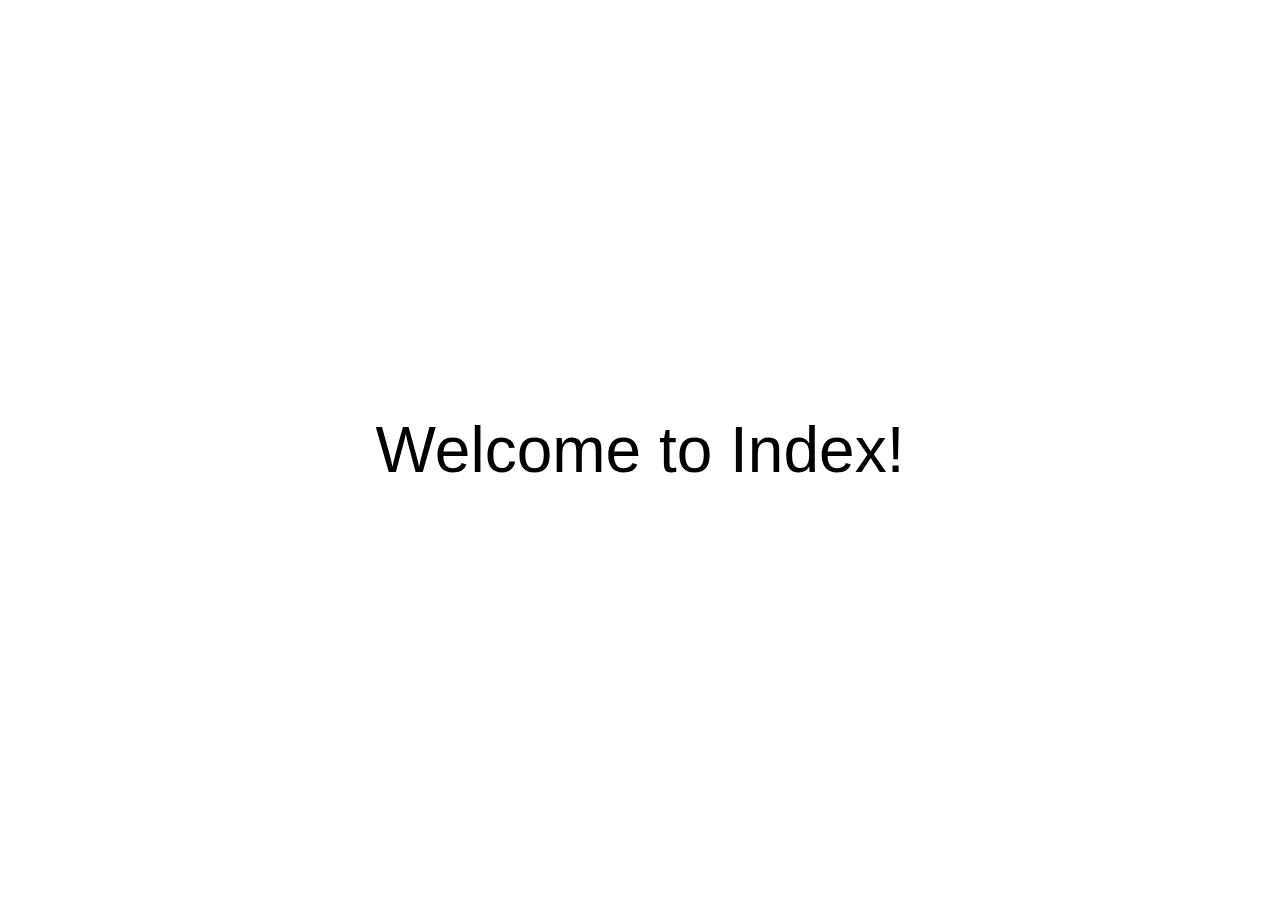
<file: Index.html>
<!DOCTYPE html>
<html lang="en">
<head>
    <meta charset="UTF-8">
    <title>Index</title>
    <style>
        body {
            height: 100vh;
            font-family: verdana, sans-serif; 
            padding: 0; 
            margin: 0; 
            display: flex; 
            justify-content: center; 
            align-items: center; 
        }
        
        div {
            color: #000; 
            font-size: 400%; 
        }
    </style>
</head>
<body>
    <div>
        Welcome to Index!
    </div>
</body>
</html>
</file>
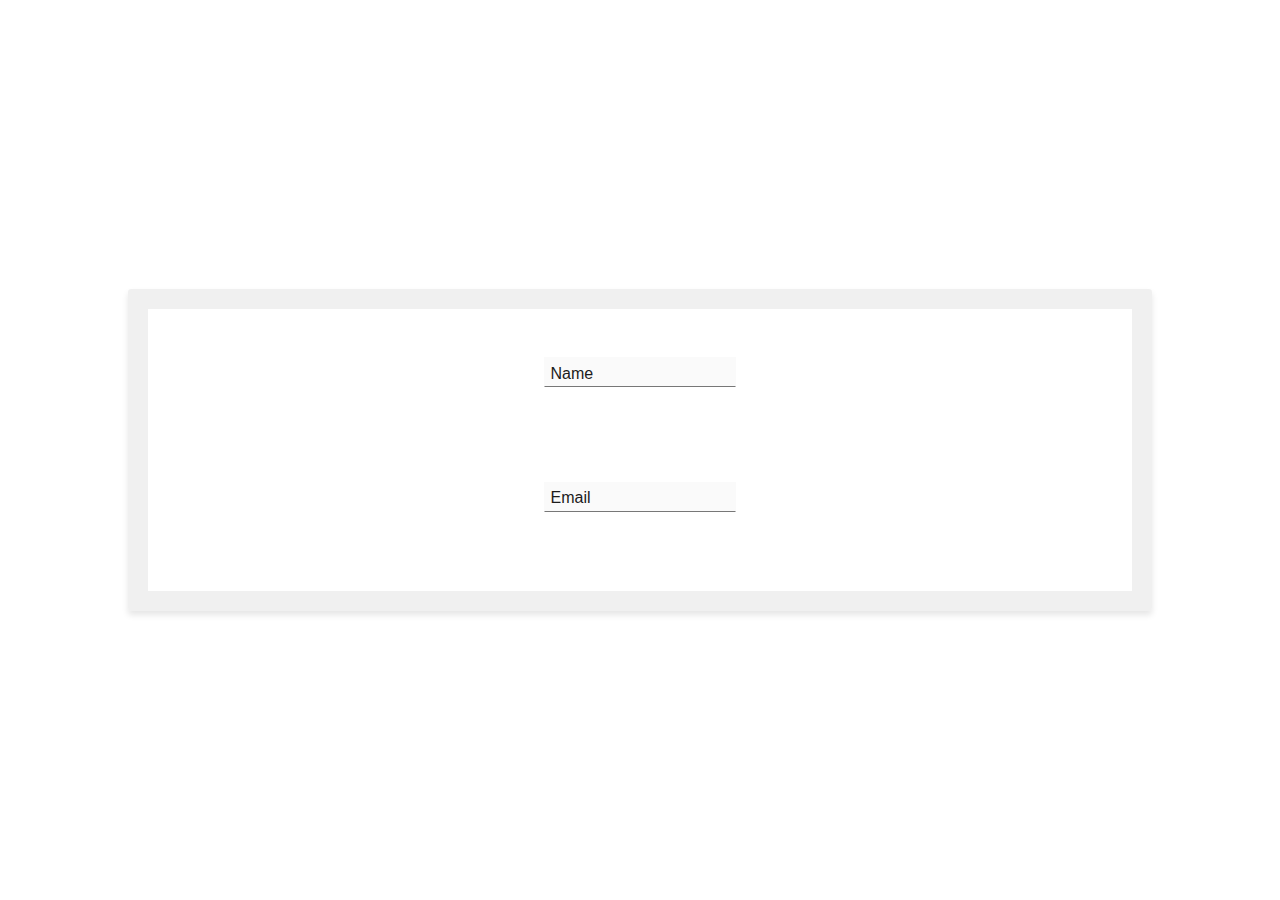
<file: Animated-Input.html>
<!DOCTYPE html>
<html lang="en">
<head>
    <meta charset="UTF-8">
    <title>Animated Input Form</title>
    <link rel="stylesheet" href="Animated-Input.css">
</head>
<body>
    
<div class="container">
    
<form>    
    <div class="form-group">
        <input type="text" placeholder="Name" class="form-control">
        <label for="text" class="form-label">Name</label>
    </div>
    
    <div class="form-group">
        <input type="email" placeholder="Email" class="form-control">
        <label for="email" class="form-label">Email</label>
    </div>
</form>    
    
    
</div>
    
    
</body>
</html>
</file>
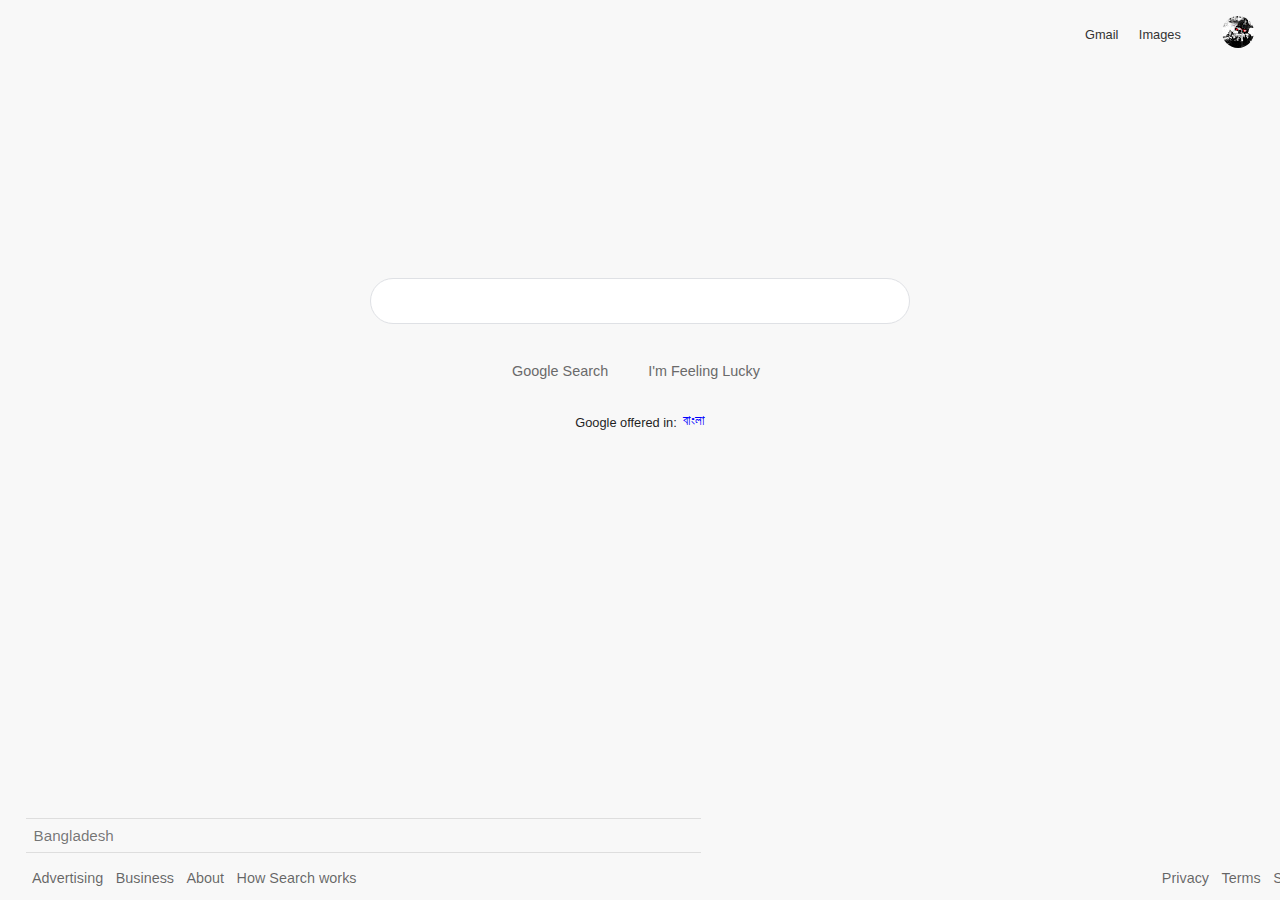
<file: Google.html>
<!DOCTYPE html>
<html lang="en">
<head>
    <meta name="viewport" content="width=device-width, initial-scale=1.0">
    <meta charset="UTF-8">
    <link rel="stylesheet" href="https://cdnjs.cloudflare.com/ajax/libs/font-awesome/5.15.1/css/all.min.css" integrity="sha512-+4zCK9k+qNFUR5X+cKL9EIR+ZOhtIloNl9GIKS57V1MyNsYpYcUrUeQc9vNfzsWfV28IaLL3i96P9sdNyeRssA==" crossorigin="anonymous" />
    <link rel="stylesheet" href="Google.css">
    <link rel="icon" href="Image/google-meta-icon.png" type="image">
    <title>Google</title>
</head>
<body>

<header>
    <ul>
        <li><a href="#">Gmail</a></li>
        <li><a href="#">Images</a></li>
        <li><a href="#"><i class="fas fa-square"></i></a></li>
        <li><a href="#"><img src="Image/google-profile.jpg" alt=""></a></li>
    </ul>
</header>

<div class="hero"></div>
<div class="container">
    <label>
        <i class="fas fa-search"></i>
        <input type="text">
        <i class="fas fa-microphone"></i>
    </label>
</div>

<div class="suggestion">
    <a href="#">Google Search</a>
    <a href="#">I'm Feeling Lucky</a>
</div>

<div class="offer">
    Google offered in:<p>বাংলা </p>
</div>

<footer>
    <div class="bd">
        <p>Bangladesh</p>
    </div>

    <div class="footer-1">
        <a href="#">Privacy</a>
        <a href="#">Terms</a>
        <a href="#">Settings</a>
    </div>

    <div class="footer-2">
        <a href="#">Advertising</a>
        <a href="#">Business</a>
        <a href="#">About</a>
        <a href="#">How Search works</a>
    </div>
</footer>

</body>
</html>
</file>
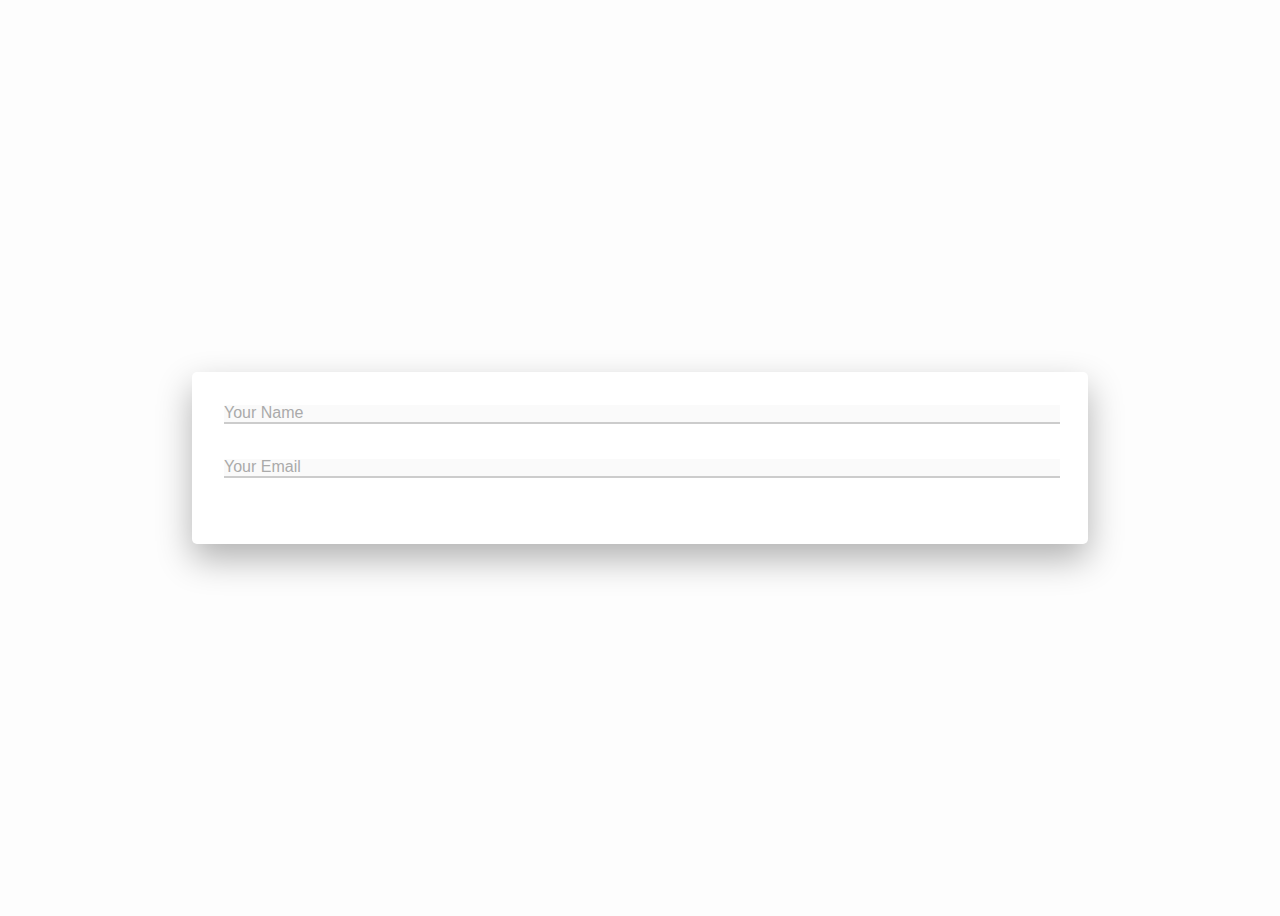
<file: Input.html>
<!DOCTYPE html>
<html lang="en">
<head>
    <meta charset="UTF-8">
    <title>Input</title>
    <link rel="stylesheet" href="Input.css">
</head>
<body>

<div class="container">
    <form>
        <div class="form-group">
            <input type="text" class="form-control" placeholder="Jane Doe">
            <label for="name" class="form-label">Your Name</label>
        </div>
        <div class="form-group">
            <input type="email" class="form-control" placeholder="jane@email.com">
            <label for="email" class="form-label">Your Email</label>
        </div>
    </form>
</div>
        
</body>
</html>
</file>
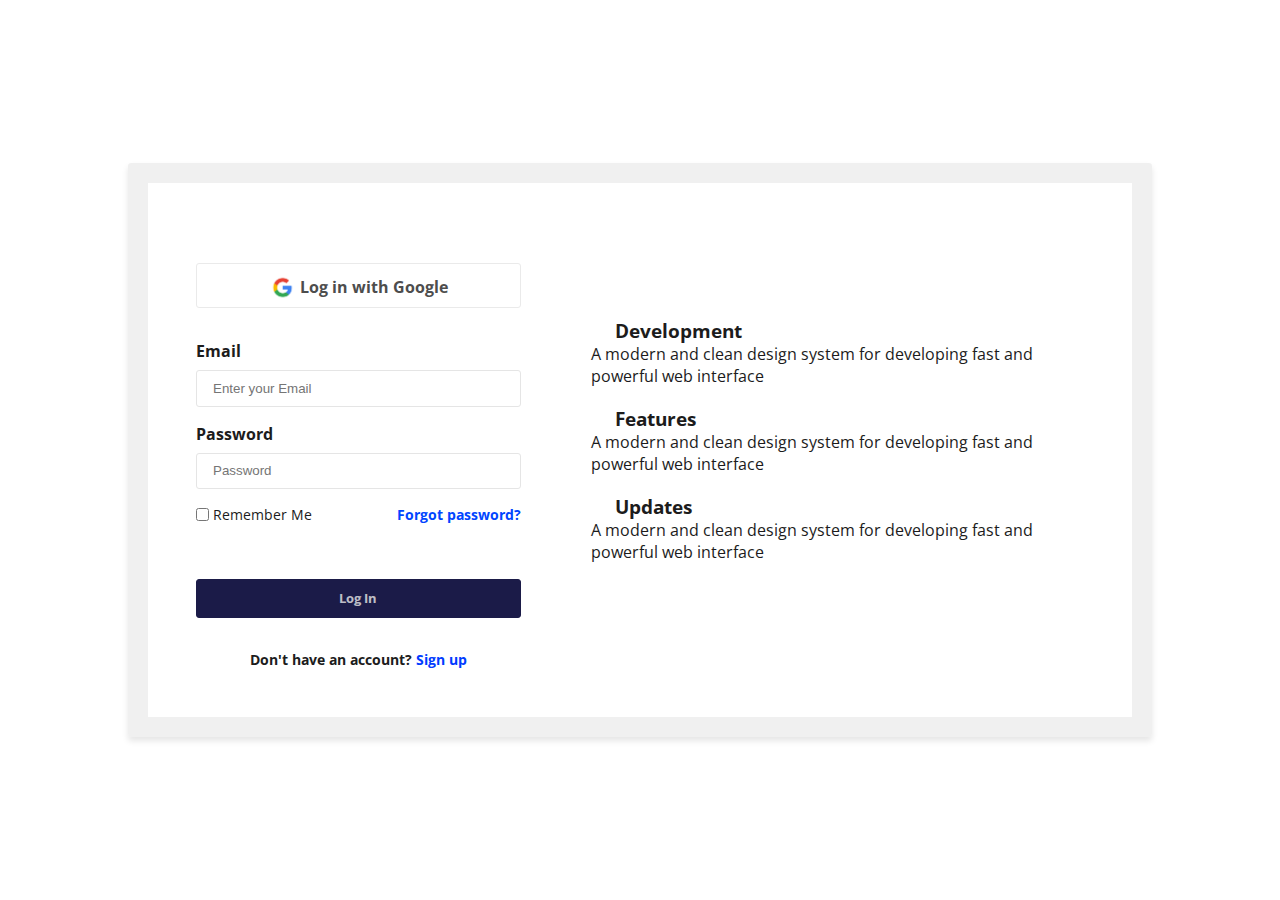
<file: Login-form.html>
<!DOCTYPE html>
<html lang="en">
<head>
    <meta charset="UTF-8">
    <link rel="stylesheet" href="https://cdnjs.cloudflare.com/ajax/libs/font-awesome/5.15.1/css/all.min.css" integrity="sha512-+4zCK9k+qNFUR5X+cKL9EIR+ZOhtIloNl9GIKS57V1MyNsYpYcUrUeQc9vNfzsWfV28IaLL3i96P9sdNyeRssA==" crossorigin="anonymous"/>
    <link rel="icon" href="Image/circle-icon.png">
    <link rel="stylesheet" href="Login-form.css">
    <title>Login</title>
</head>
<body>

<div class="container">
    <form>
        <div class="btn btn-ghost">
            <img src="Image/Icons/google-meta-icon.png">
            Log in with Google
        </div>
        
        <label> Email </label>
        <input type="text" placeholder="Enter your Email">
        
        
        <label>Password </label>
        <input type="password" placeholder="Password">

        <div class="checkbox-container">
          <label> <input type="checkbox"> 
          Remember Me</label> 
           <a href="#">Forgot password?</a>
        </div>
        
        <button class="btn">
            Log In
        </button>
        
        <div class="sign-up">
            Don't have an account? <span>Sign up</span>
        </div>
    </form>
    
    
    <div class="features">
        <div class="feature">
            <i class="fas fa-code"></i>
            <h3>Development</h3>
            <p>A modern and clean design system for developing fast and powerful web interface</p>
        </div>
        
        <div class="feature">
            <i class="fas fa-gift"></i>
            <h3>Features</h3>
            <p>A modern and clean design system for developing fast and powerful web interface</p>
        </div>
        
        <div class="feature">
            <i class="fas fa-sync"></i>
            <h3>Updates</h3>
            <p>A modern and clean design system for developing fast and powerful web interface</p>
        </div>
    </div>
</div> 
    
</body>
</html>
</file>
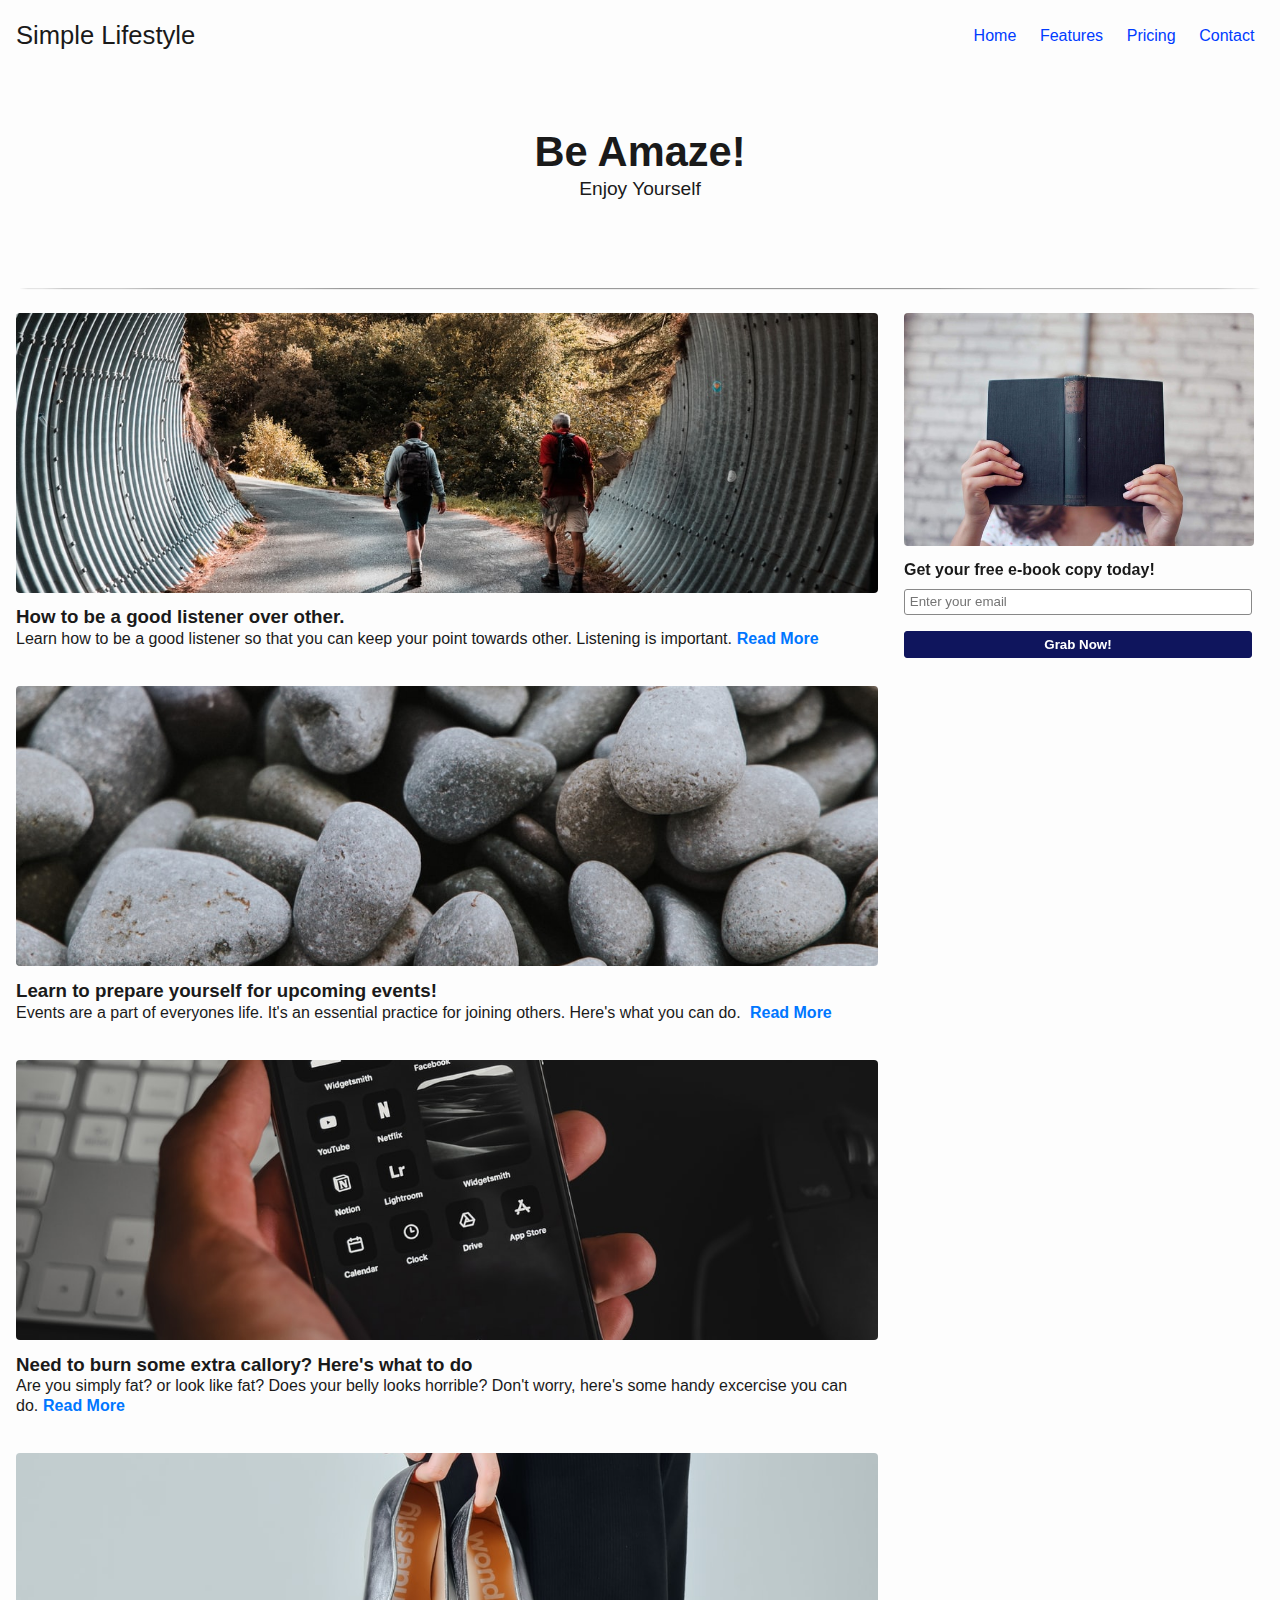
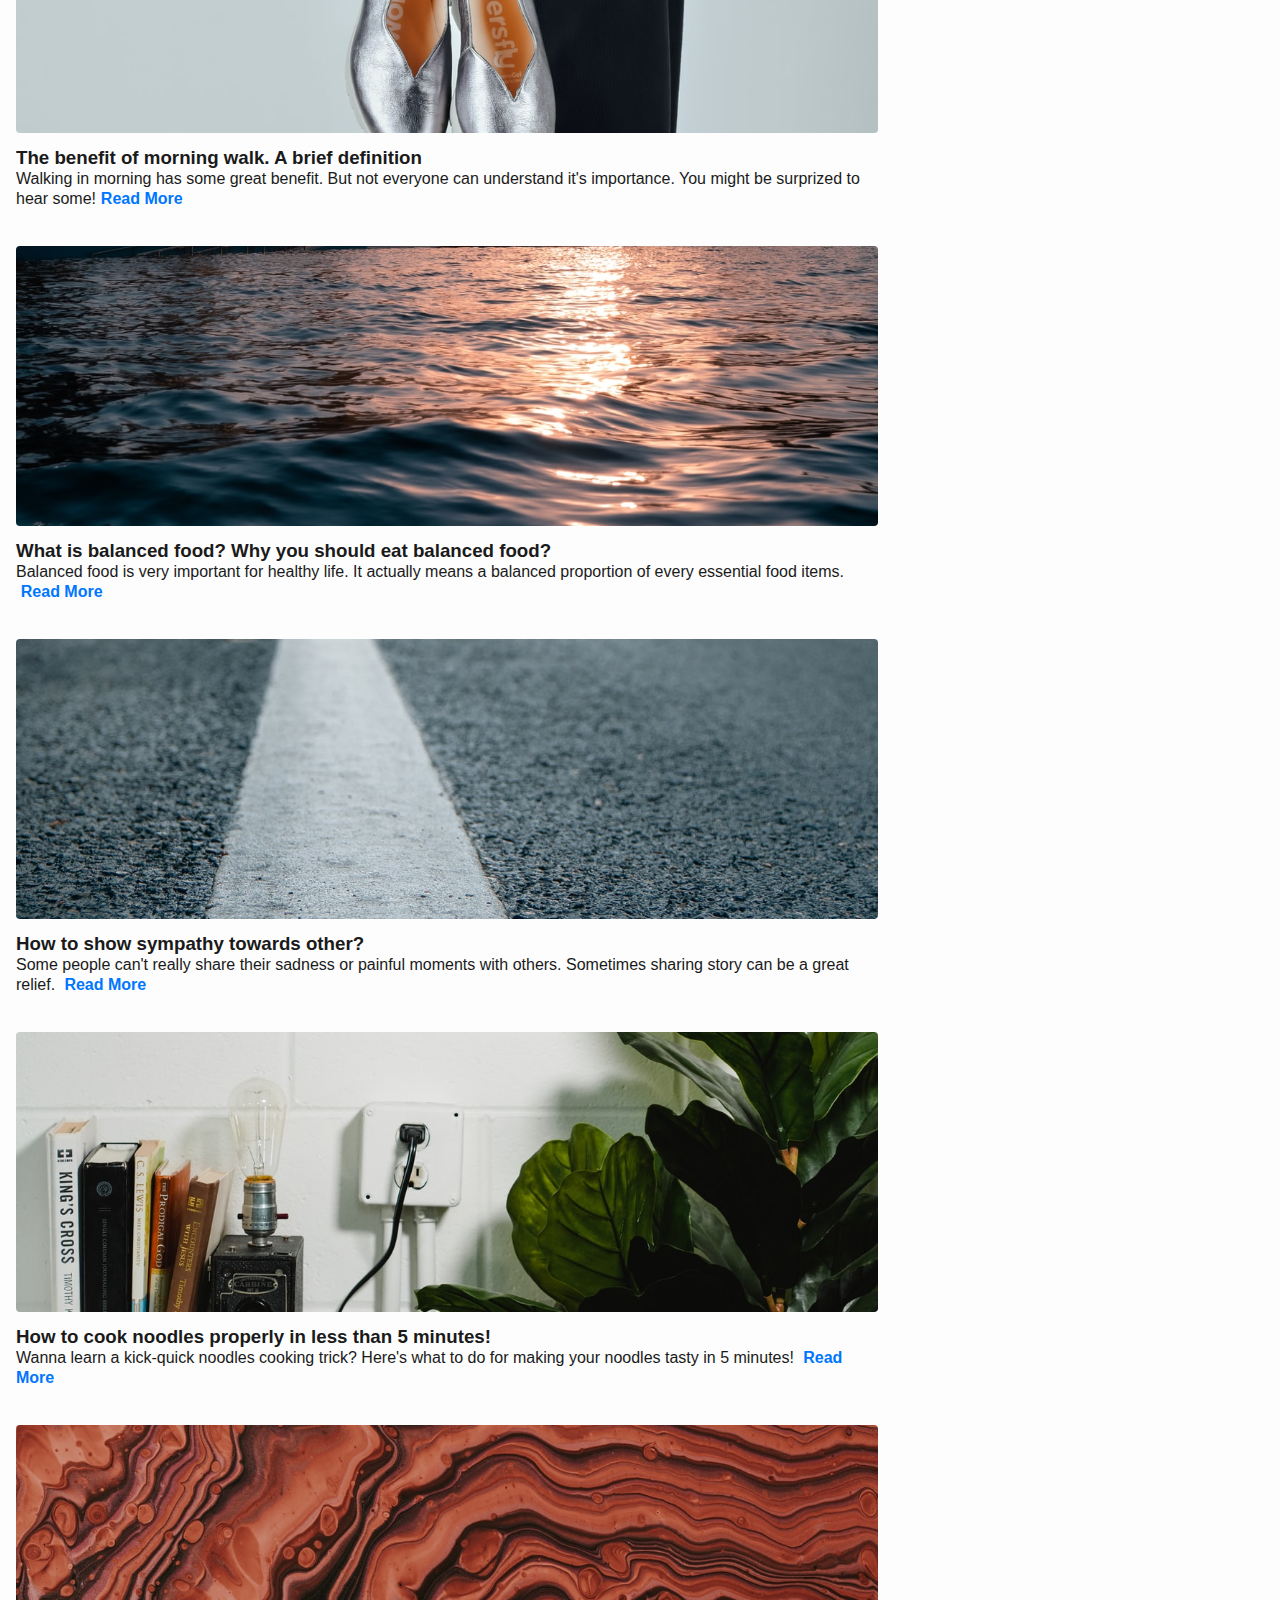
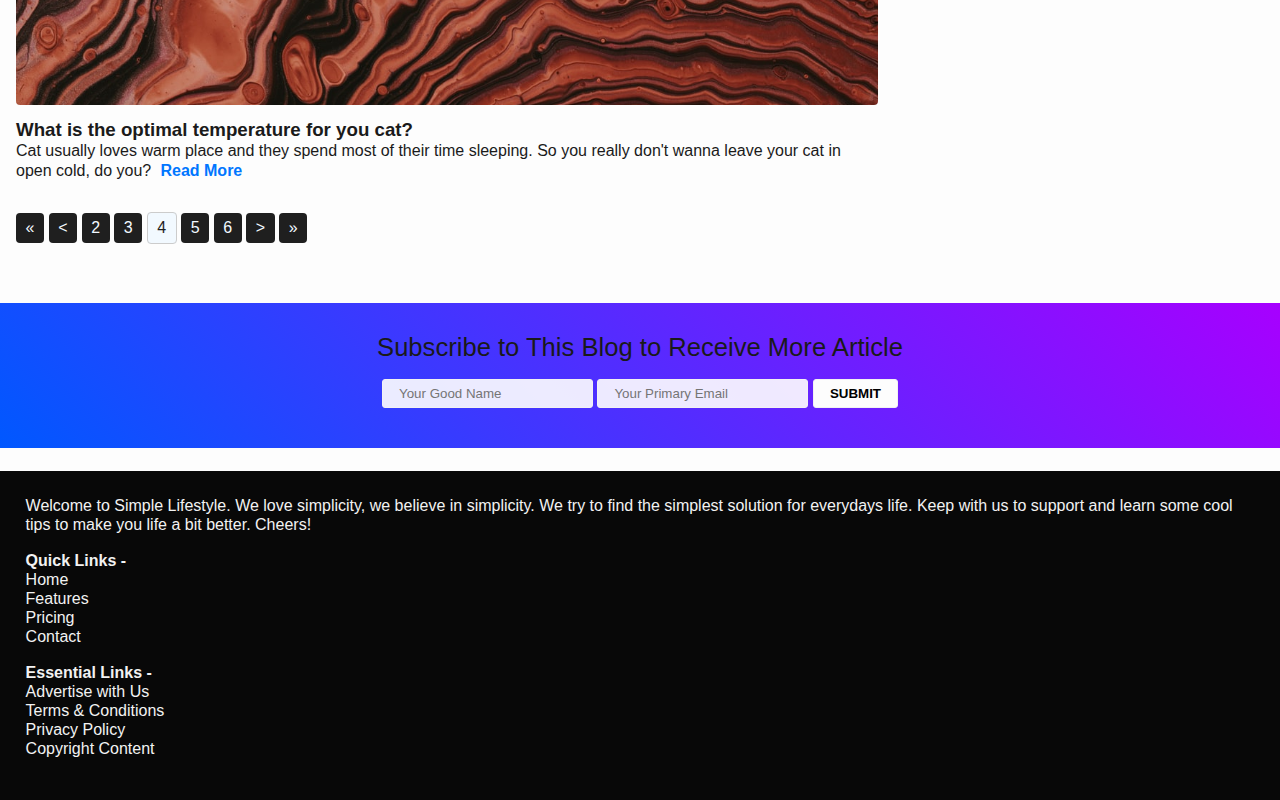
<file: Simple-lifestyle.html>
<!DOCTYPE html>
<html lang="en">
<head>
    <meta charset="UTF-8">
    <title>Simple Lifestyle</title>
    <link rel="stylesheet" href="Simple-lifestyle.css">
</head>
<body>
    
<div class="container">
<header>
   <p>Simple Lifestyle</p>
    <nav>
        <ul>
            <li><a href="#">Home</a></li>
            <li><a href="#">Features</a></li>
            <li><a href="#">Pricing</a></li>
            <li><a href="#">Contact</a></li>
        </ul>
    </nav>
</header>

<div class="hero">
    <h2>Be Amaze!</h2>
    <p>Enjoy Yourself</p>
</div><hr>

<main>
<div class="blog-archive">
    <div class="blog-post">
        <img src="Image/Simple-Lifestyle/lifestyle-1.jpg">
        <h3>How to be a good listener over other. </h3>
        <p>Learn how to be a good listener so that you can keep your point towards other. Listening is important.</p>
    </div>
        
    <div class="blog-post">
        <img src="Image/Simple-Lifestyle/lifestyle-2.jpg">
        <h3>Learn to prepare yourself for upcoming events! </h3>
        <p>Events are a part of everyones life. It's an essential practice for joining others. Here's what you can do. </p>
    </div>
        
    <div class="blog-post">
        <img src="Image/Simple-Lifestyle/lifestyle-3.jpg">
        <h3>Need to burn some extra callory? Here's what to do </h3>
        <p>Are you simply fat? or look like fat? Does your belly looks horrible? Don't worry, here's some handy excercise you can do.</p>
    </div>
        
    <div class="blog-post">
        <img src="Image/Simple-Lifestyle/lifestyle-4.jpg">
        <h3>The benefit of morning walk. A brief definition </h3>
        <p>Walking in morning has some great benefit. But not everyone can understand it's importance. You might be surprized to hear some!</p>
    </div>
        
    <div class="blog-post">
        <img src="Image/Simple-Lifestyle/lifestyle-5.jpg">
        <h3>What is balanced food? Why you should eat balanced food? </h3>
        <p>Balanced food is very important for healthy life. It actually means a balanced proportion of every essential food items. </p>
    </div>
        
    <div class="blog-post">
        <img src="Image/Simple-Lifestyle/lifestyle-6.jpg">
        <h3>How to show sympathy towards other? </h3>
        <p>Some people can't really share their sadness or painful moments with others. Sometimes sharing story can be a great relief. </p>
    </div>
        
    <div class="blog-post">
        <img src="Image/Simple-Lifestyle/lifestyle-7.jpg">
        <h3>How to cook noodles properly in less than 5 minutes! </h3>
        <p>Wanna learn a kick-quick noodles cooking trick? Here's what to do for making your noodles tasty in 5 minutes! </p>
    </div>
        
    <div class="blog-post">
        <img src="Image/Simple-Lifestyle/lifestyle-8.jpg">
        <h3>What is the optimal temperature for you cat? </h3>
        <p>Cat usually loves warm place and they spend most of their time sleeping. So you really don't wanna leave your cat in open cold, do you? </p>
    </div>
    
    <div class="pagination">
        <a href="#">&laquo;</a>
        <a href="#">&lt;</a>
        <a href="#">2</a>
        <a href="#">3</a>
        <a href="#">4</a>
        <a href="#">5</a>
        <a href="#">6</a>
        <a href="#">&gt;</a>
        <a href="#">&raquo;</a>
    </div>
</div>

<aside>
   
<!-- Put an about author box here-->
   
    <div class="ads">
        <img src="Image/Simple-Lifestyle/e-book-ad.jpg"> 
        <p>Get your free e-book copy today!</p>
            <input type="email" placeholder="Enter your email">
            <input type="submit" value="Grab Now!">
    </div>
</aside>   
</main>
</div>
   
<div class="subscribe">
   <p>Subscribe to This Blog to Receive More Article</p>
       <input type="text" placeholder="Your Good Name">
       <input type="email" placeholder="Your Primary Email">
       <input type="submit" value="SUBMIT">
</div>

<footer>
    <div class="about">
        Welcome to Simple Lifestyle. We love simplicity, we believe in simplicity. We try to find the simplest solution for everydays life. Keep with us to support and learn some cool tips to make you life a bit better. Cheers!
    </div>
    
    <h4>Quick Links -</h4>
    <div class="footer-nav">
        <ul>
            <li><a href="#">Home</a></li>
            <li><a href="#">Features</a></li>
            <li><a href="#">Pricing</a></li>
            <li><a href="#">Contact</a></li>
        </ul>
    </div>
    
    <h4>Essential Links -</h4>
    <div class="footer-links">
        <li><a href="#">Advertise with Us</a></li>
        <li><a href="#">Terms &amp; Conditions</a></li>
        <li><a href="#">Privacy Policy</a></li>
        <li><a href="#">Copyright Content</a></li>
    </div>
</footer>

</body>
</html>
</file>
<file: Google.css>
* {
    padding: 0;
    margin: 0;
    box-sizing: border-box;
    text-decoration: none;
}

body {
    font-family: arial, sans-serif; 
    background: #f8f8f8; 
    max-height: 100vh; 
}

ul {
    display: flex; 
    justify-content: flex-end;
    padding: 0.5em; 
    margin: 0.5em; 
    align-items: center;
}

li {
    list-style-type: none; 
}

ul li a {
    color: #333333; 
    margin: 0.5em 0.8em; 
    font-size: 0.8em; 
}

img {
    border-radius: 50%; 
}

.hero {
    display: flex; 
    justify-content: center; 
    background: url(https://www.google.com/images/branding/googlelogo/1x/googlelogo_color_272x92dp.png) no-repeat center;
    width: 100%;
    height: 12rem;
    margin: 3rem 0 -1.35rem 0; 
}

.container {
    display: flex; 
    justify-content: center; 
}

.container input {
    width: 540px; 
    padding: 0.9rem; 
    border: 1px solid #dfe1e5; 
    border-radius: 30px; 
    outline: none; 
}

.container input:hover, .container input:focus {
    box-shadow: 0 0 8px rgba(0,0,0,0.2);
}

label i:nth-child(1) {
    position: absolute; 
    padding: 1rem;
    color: rgba(0,0,0,0.4);
}

label i:nth-child(3) {
    position: absolute; 
    padding: 1rem;
    margin-left: -2.8rem;
    color: #2b94fa;
    cursor: pointer; 
}


.suggestion {
    letter-spacing: 0.01px;
    display: flex; 
    justify-content: center;
}

.suggestion a {
    font-size: 0.9em; 
    color: #6a6a6a;
    margin: 2.4rem 1.5rem 0 1rem; 
}

.suggestion a:hover {
    color: #070707; 
}

.offer {
    display: flex;
    justify-content: center; 
    font-size: 0.8rem;
    color: #1f1f1f; 
    margin: 2.3rem;
}

.offer p {
    position: relative;
    bottom: 2px; 
    margin: 0 0 4px 6px;
    color: blue; 
    font-size: 0.8rem;  
}

.offer p:hover {
    cursor: pointer; 
    text-decoration: underline; 
}

footer {
    display: grid; 
    grid-template-columns: 1fr 2fr 1fr; 
    position: absolute; 
    bottom: 0.8em; 
    justify-content: space-between;
}

.bd {
    grid-column: 1 / 4;
    padding: 0.5rem; 
    margin-bottom: 1rem; 
    margin-left: 0.6rem;
    font-size: 0.95em; 
    color: rgba(0,0,0,.54); 
    border-top: 0.2px solid rgba(0,0,0,.1); 
    border-bottom: 0.5px solid rgba(0,0,0,.1); 
}

.footer-1 a, .footer-2 a {
    padding: 0 0.5rem 0 0; 
    font-size: 0.9em; 
    color: rgba(0,0,0,.6);
}

.footer-1 a:hover, .footer-2 a:hover {
    text-decoration: underline; }

.footer-1 {
    grid-row: 2 / 3; 
    grid-column: 3 / 4;
    position: relative;
    right: -40.5rem;
}

.footer-2 {
    grid-row: 2 / 3; 
    grid-column: 1 / 3; 
    position: relative;
    left: 2rem; 
}

.bd {
    position: relative; 
    left: 1rem;
}

@media (max-width: 916px) {
    footer {
        grid-template-columns: 1fr; 
        grid-template-rows: 1fr 1fr 1fr; 
    }
    
    .bd {
        grid-row: 1 / 2;
    }
    
    .footer-1 {
        grid-row: 2 / 3; 
    }
    
    .footer-2 {
        grid-row: 3 / 4;
    }
}
</file>
<file: Input.css>
body {
    display: flex; 
    justify-content: center; 
    align-items: center; 
    height: 100vh; 
    font-family: arial, sans-serif;
    background-color: rgba(245, 245, 245, 0.23); 
}

.container {
    width: 65vw; 
    box-shadow: 0 15px 35px rgba(0,0,0,0.3);
    padding: 2em; 
    background-color: #fff; 
    border-radius: 5px; 
}

.form-group {
    margin-bottom: 1em; 
    transition: all 0.3s; 
}

.form-label {
    font-size: 1em; 
    color: #aaa; 
    display: block; 
    opacity: 1; 
    transform: translateY(-1.25em); 
    transform-origin: 0 0; 
    transition: 0.3s;
}

.form-control {
    box-shadow: none; 
    background-color: rgba(0,0,0,0.02);
    border-radius: 0px; 
    border-color: #ccc; 
    border-style: none none solid none; 
    width: 100%; 
    transition: 0.5s; 
}

.form-control::placeholder {
    color: transparent; 
}

.form-control:focus {
    box-shadow: none; 
    outline: none; 
    border-color: orange; 
}

.form-control:focus + .form-label, 
.form-control:not(:placeholder-shown) + .form-label {
    transform: translateY(-2.5em) scale(0.8);
}

.form-group:focus-within {
    transform: scale(1.05, 1.05);
}
</file>
<file: Login-form.css>
@import url('https://fonts.googleapis.com/css2?family=Open+Sans:wght@300;400&display=swap');

* {
    margin: 0; 
    padding: 0; 
    box-sizing: border-box; 
}

body {
    font-family: 'Open Sans', arial, sans-serif;
    color: #1c1c1c;
    display: flex; 
    justify-content: center;
    align-items: center; 
    height: 100vh; 
}

a {
    text-decoration: none; 
    color: #0045ff; 
}

.container {
    border: 20px solid rgba(0, 0, 0, 0.06); 
    border-radius: 3px; 
    box-shadow: 0 4px 6px rgba(0,0,0,0.1); 
    padding: 1rem;
    width: 80%; 
    display: flex; 
}

form {
    padding: 2rem; 
    flex: 1; 
}

.btn {
    color: rgba(235, 235, 235, 0.8); 
    background: #1b1b48; 
    font-weight: bold;
    font-family: inherit; 
    text-align: center;
    width: 100%;
    padding: 0.6rem 0;
    margin-bottom: 2rem;
    margin-top: 2rem; 
    border-radius: 3px; 
    border: 1px solid #1b1b48; 
    transition: 0.2s; 
    position: relative;
    cursor: pointer; 
}

.btn:hover {
     background: rgba(27, 27, 72, 0.8);
     border: 1px solid rgba(27, 27, 72, 0.8);
}

.btn-ghost img {
    width: 1.7rem; 
    margin-bottom: -8px; 
}

.btn-ghost {
    color: #4d4d4d; 
    background: transparent; 
    border: 1px solid #eaeaea; 
}

.btn-ghost:hover {
    color: rgba(77, 77, 77, 0.8); 
    background: transparent; 
    border: 1px solid #eaeaea; 
    
}

label {
    font-weight: bold; 
    display: inline-block; 
    margin-bottom: 0.5rem; 
}

input[type=text], input[type=password] {
    width: 100%; 
    padding: 0.6rem 1rem; 
    border: 1px solid #e5e5e5; 
    border-radius: 3px; 
    margin-bottom: 1rem; 
}

.checkbox-container {
    display: flex; 
    font-size: 14px; 
    justify-content: space-between;
    margin-bottom: 15px; 
    width: 100%; 
}

.checkbox-container label {
    font-weight: normal; 
}

.checkbox-container input[type=checkbox] {
    position: relative; 
    bottom: -1px; 
}

.checkbox-container a {
    font-weight: bold; 
    margin-left: auto; 
}

.checkbox-container a:hover {
    text-decoration: underline; 
}

.sign-up {
    font-size: 14px; 
    font-weight: bold;
    text-align: center; 
}

.sign-up span {
    color: #003bff;
    cursor: pointer; 
}

.sign-up span:hover {
    text-decoration: underline; 
}

.features {
    flex: 1.5; 
    padding: 1.2rem; 
    margin: 1.2rem; 
    display: flex; 
    flex-direction: column; 
    justify-content: center; 
    align-items: center; 
}

.feature {
    margin-bottom: 1.2rem; 
    position: relative; 
}

.feature i {
    position: absolute; 
    top: 3px;
    color: #2759ff; 
}

.feature h3 {
    margin-left: 1.5rem; 
}


@media (max-width: 768px) {
    .container {
        position: relative; 
        top: 140px; 
        flex-direction: column;
    }
    
    .features {
        text-align: center; 
    }
}
</file>
<file: Animated-Input.css>
* {
    margin: 0; 
    padding: 0; 
    box-sizing: border-box; 
}

body {
    font-family: 'Open Sans', arial, sans-serif;
    color: #1c1c1c;
    display: flex; 
    justify-content: center;
    align-items: center; 
    height: 100vh; 
}

.container {
    border: 20px solid rgba(0, 0, 0, 0.06); 
    border-radius: 3px; 
    box-shadow: 0 4px 6px rgba(0,0,0,0.1); 
    padding: 1rem;
    width: 80%; 
    display: flex; 
    justify-content: center; 
}


.form-group {
    padding: 2rem 3rem;     
}

.form-control {
    background-color: rgba(0,0,0,0.02); 
    padding: 0.4rem; 
    border-width: 1px; 
    border-style: solid;
    border-color: transparent transparent #777 transparent; 
}

.form-label {
    padding: 0.4rem; 
    display: block; 
    transform: translateY(-1.8rem);
    transform-origin: 0 0;
    opacity: 1; 
}

.form-control::placeholder {
    color: transparent; 
}
</file>
<file: Simple-lifestyle.css>
/*Basic reset*/
* {
    box-sizing: content-box;
    padding: 0; 
    margin: 0; 
}

body {
    color: #1a1a1a; 
    background: #fdfdfd; 
    font-family: verdana, sans-serif; 
    line-height: 1.2; 
}

a {
    color: #003bff; 
    text-decoration: none; 
}

img {
    border-radius: 4px; 
}

li {
    list-style: none; 
}

.container {
    padding: 0.5rem; 
    margin: 0.5rem; 
}

header {
    display: flex; 
    flex-direction: column; 
    align-items: center;    
}

header p {
    font-size: 1.6rem; 
}

header li {
    padding: 0.6rem; 
    display: inline-block;
}

header nav a:hover {
    color: rgba(0, 59, 255, 0.7);
}

.hero {
    height: 26vh;
    display: flex; 
    flex-direction: column; 
    justify-content: center; 
    align-items: center;
}

.hero h2 {
    font-size: 2.6rem; 
    margin-top: -1rem;
}

.hero p {
    font-size: 1.2rem; 
}

hr {
    border-radius: 50%; 
    border: px solid rgba(162, 162, 162, 0.8); 
}

.blog-archive {
    margin: 1.4rem 1rem 0 0; 
}

.blog-post {
    margin-bottom: 2.4rem; 
}

.blog-post p::after {
    content: 'Read More'; 
    font-weight: bold; 
    color: #0076ff;
    display: inline; 
    transition: 0.1s; 
    padding: 0 0.3rem; 
}

.blog-post p:hover::after {
    cursor: pointer; 
}

.blog-post img {
    width: 100%; 
    margin-bottom: 0.6rem; 
}

.pagination {
    margin-bottom: 2.2rem; 
}

.pagination a {
    color: #f2f9ff; 
    background: #1f1f1f; 
    padding: 0.4rem 0.6rem;
    border-radius: 4px; 
    transition: 0.1s; 
}

.pagination a:hover {
    color: #1f1f1f;
    background: #f2f9ff; 
}

.pagination :nth-of-type(5) {
    color: #1f1f1f;
    background: #f2f9ff; 
    border: 1px solid #ccc; 
}

.ads {
    padding: 0.6rem;
    border-radius: 4px; 
    border: 1px solid #8d8d8d; 
}

.ads img {
    width: 100%; 
    margin-bottom: 0.6rem; 
}

.ads p {
    font-weight: bold;
    margin-bottom: 0.6rem; 
}

.ads input, .subscribe input {
    padding: 0.3rem; 
    border: 1px solid #888; 
    border-radius: 3px; 
}

.ads input[type=submit] {
    color: #fff; 
    background: #0f155d; 
    font-weight: bold; 
    border: 1px solid #0f155d; 
    cursor: pointer; 
}

.ads input[type=submit]:hover {
    color: #e5e5e5; 
    background: rgba(15, 21, 93, 0.9); 
    border: 1px solid rgba(15, 21, 93, 0.9); 
}

.ads input {
    width: 96%; 
    margin-bottom: 1rem; 
}

.subscribe {
    background: linear-gradient(45deg, rgb(0, 88, 255), rgb(167, 0, 255)); 
    padding: 1.8rem 0.8rem; 
    margin: 1.4rem 0; 
    text-align: center; 
}

.subscribe p {
    font-size: 1.6rem; 
    margin-bottom: 1rem; 
}

.subscribe input {
    width: 90%; 
    background: rgba(255, 255, 255, 0.9); 
    padding: 0.4rem; 
    margin-bottom: 0.7rem; 
    border: 1px solid #f2f2f2; 
    border-radius: 3px; 
    outline: none; 
    transition: 0.2s; 
}

.subscribe input[type=text]:focus, .subscribe input[type=email]:focus {
    background: #fff; 
}

.subscribe input[type=submit] {
    font-weight: bold; 
    background: #fdfdfd; 
    cursor: pointer; 
}

.subscribe input[type=submit]:hover {
    color: #333;
    background: rgba(253, 253, 253, 0.8); 
}

.subscribe input[type=submit]:active {
    color: #8b8b8b;
}

footer {
    color: #f2f2f2; 
    background: rgba(0, 0, 0, 0.97); 
    padding: 1.6rem; 
}

footer a {
    color: #f2f2f2; 
}

.about, .footer-nav, .footer-links {
    margin-bottom: 1rem; 
}

.footer-nav a:hover, .footer-links a:hover {
    text-decoration: underline; 
}


@media (min-width: 768px) {
    header {
        flex-direction: row; 
        justify-content: space-between; 
    }
    
    main {
        display: flex; 
        margin-top: 1.4rem; 
    }
    
    aside {
        width: 30%; 
    }
    
    .ads {
        border: none; 
        margin-top: -0.6rem; 
        position: sticky; 
        top: 0; 
        
    }
    
    .blog-archive {
        width: 70%; 
        margin-top: -0.01rem; 
    }
    
    .blog-post img {
        height: 280px; 
        overflow: hidden; 
        object-fit: cover; 
    }
    
    .subscribe input {
        width: auto; 
        padding: 0.4rem 1rem; 
    }
    
}
</file>
